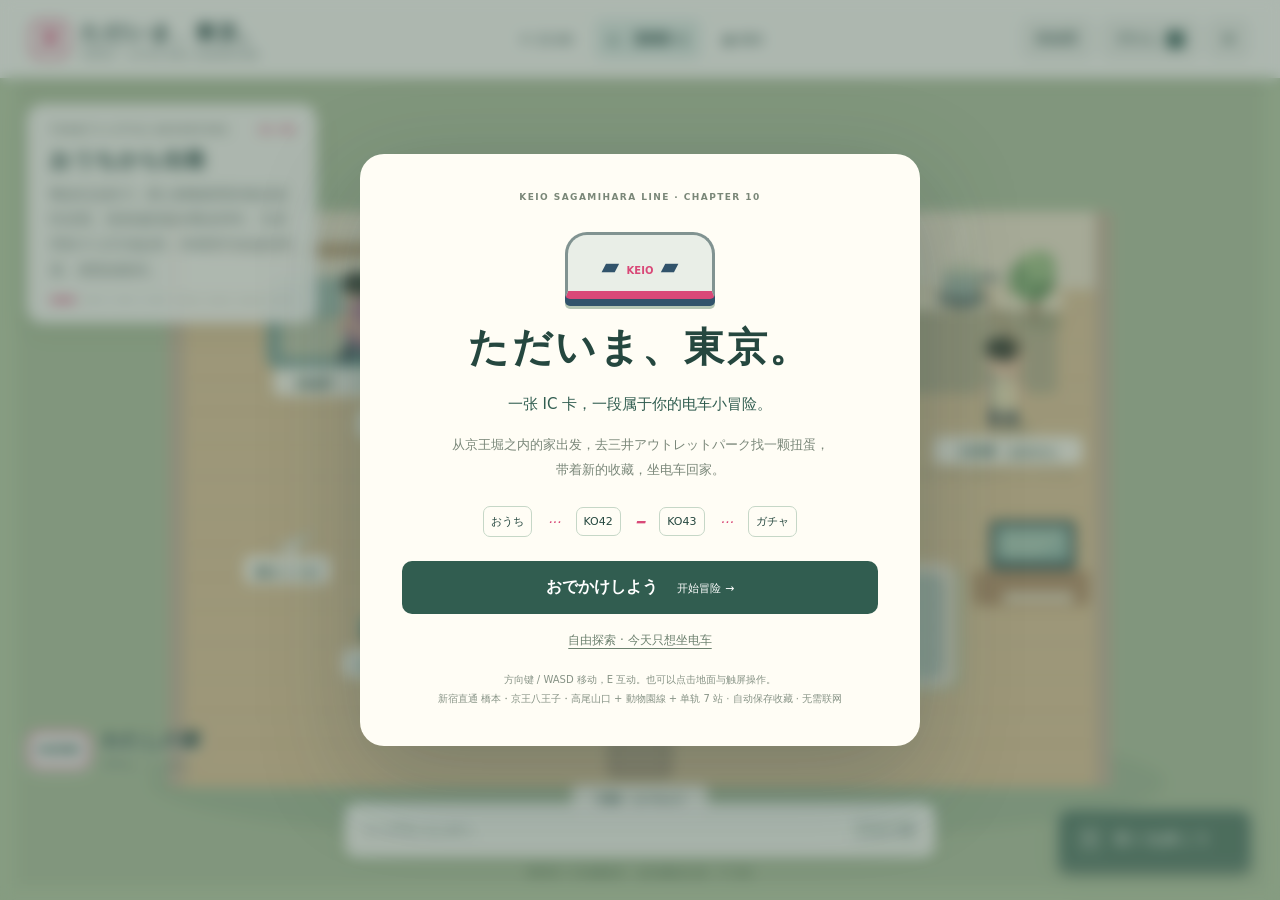
<file: index.html>
<!doctype html>
<html lang="ja"><head><meta charset="utf-8"><meta name="viewport" content="width=device-width, initial-scale=1, viewport-fit=cover"><meta name="theme-color" content="#254e46"><title>ただいま、東京。｜东京电车大冒险</title><link rel="stylesheet" href="style.css"></head>
<body>
<canvas id="world" aria-label="可步行探索的东京电车游戏地图"></canvas>
<header><div class="brand"><span class="brand-icon">京</span><div><b>ただいま、東京。</b><small>TOKYO · LITTLE RAIL ADVENTURE</small></div></div><div class="wallet"><span id="clock">☀ 15:00</span><span class="ic">IC <b id="balance">300</b> 円</span><span id="coins">◉ 800</span></div><nav><button id="mapBtn" title="路线与地点">路線図</button><button id="bookBtn">ずかん <span id="count">0</span></button><button id="settingsBtn" aria-label="设置">⚙</button></nav></header>
<aside id="mission"><div class="eyebrow">TODAY'S LITTLE ADVENTURE <span id="stepNum">01 / 08</span></div><h2 id="missionTitle"></h2><p id="hint"></p><div id="progress"></div></aside>
<div id="location"><span id="stationCode">HOME</span><div><strong id="place"></strong><small id="placeSub"></small></div></div>
<section id="board" hidden><div class="board-head"><span id="platformTitle"></span><small>ゲーム時刻 / 游戏时刻</small></div><div id="departures"></div></section>
<div id="speedControls" hidden aria-label="车内时间快进"><small>電車の時間</small><button data-speed="1" aria-pressed="true">1×</button><button data-speed="2" aria-pressed="false">2×</button><button data-speed="4" aria-pressed="false">4× ▶▶</button></div>
<div id="toast" role="status"></div>
<footer><div id="announcement"><button id="subtitle" title="点击显示读音和中文">いってらっしゃい。</button><button id="repeat" aria-label="重听广播">↻ もう一回</button><div id="translation" hidden></div></div><div class="controls-hint">WASD / 方向键移动 · 点击地面走过去 · E 互动</div></footer>
<div id="joystick" aria-label="触屏移动"><button data-key="ArrowUp">▲</button><div><button data-key="ArrowLeft">◀</button><button data-key="ArrowDown">▼</button><button data-key="ArrowRight">▶</button></div></div>
<button id="action" disabled><span class="key">E</span><span id="actionLabel">近くを歩こう</span></button>
<div id="modal" class="overlay" hidden><section class="sheet"><button id="closeModal" class="close" aria-label="关闭">×</button><div id="modalContent"></div></section></div>
<div id="welcome" class="overlay"><section class="welcome-card"><div class="eyebrow">KEIO SAGAMIHARA LINE · CHAPTER 10</div><div class="welcome-train">▰ <span>KEIO</span> ▰</div><h1>ただいま、東京。</h1><p class="lead">一张 IC 卡，一段属于你的电车小冒险。</p><p>从京王堀之内的家出发，去三井アウトレットパーク找一颗扭蛋，<br>带着新的收藏，坐电车回家。</p><div class="welcome-route"><span>おうち</span><i>···</i><span>KO42</span><i>━</i><span>KO43</span><i>···</i><span>ガチャ</span></div><button id="start" class="primary">おでかけしよう <span>开始冒险 →</span></button><button id="freeStart" class="quiet">自由探索 · 今天只想坐电车</button><small>方向键 / WASD 移动，E 互动。也可以点击地面与触屏操作。<br>新宿直通 橋本・京王八王子・高尾山口 + 動物園線 + 单轨 7 站 · 自动保存收藏 · 无需联网</small></section></div>
<script src="data.js"></script><script src="game.js"></script>
</body></html>
</file>
<file: style.css>
@charset "UTF-8";
:root{--ink:#25473f;--muted:#718077;--cream:#fffdf5;--green:#315d50;--pink:#d94978;--gold:#f0ba57}*{box-sizing:border-box}body{margin:0;background:#b8d3b0;color:var(--ink);font:14px "Hiragino Kaku Gothic ProN","Noto Sans",system-ui,sans-serif;overflow:hidden}button{font:inherit;cursor:pointer;color:inherit;border:0;touch-action:manipulation}button:focus-visible{outline:3px solid #d94978;outline-offset:3px}button:disabled{cursor:default;opacity:.6}[hidden]{display:none!important}canvas{width:100vw;height:100dvh;display:block;touch-action:none}header{position:absolute;top:0;left:0;right:0;height:78px;background:#fffdf5f5;display:flex;align-items:center;justify-content:space-between;padding:0 30px;box-shadow:0 3px 18px #24463a0b;gap:20px}.brand{display:flex;gap:12px;align-items:center}.brand-icon{width:39px;height:39px;border:2px solid #d94978;border-radius:11px;display:grid;place-items:center;color:#d94978;font-weight:800;font-size:22px}.brand b{font-size:21px;letter-spacing:.05em}.brand small{display:block;font-size:8px;letter-spacing:.2em;margin-top:4px}.wallet{display:flex;gap:22px;align-items:center;font-size:13px}.ic{background:#e4eee4;border-radius:8px;padding:9px 13px}.ic b{font-size:18px;margin-left:8px}nav{display:flex;gap:8px}nav button{background:#f0f1e7;border:1px solid #e1e5d9;border-radius:9px;padding:10px 14px}#count{background:#315d50;color:white;padding:2px 5px;border-radius:4px;font-size:11px;margin-left:5px}#mission{position:absolute;left:27px;top:104px;width:290px;background:#fffdf5ed;border-radius:16px;padding:20px 22px;box-shadow:0 8px 25px #294c3610;border:1px solid #ffffffaa}.eyebrow{font-size:9px;font-weight:700;letter-spacing:.16em;color:#7a8778}#stepNum{float:right;letter-spacing:0;color:#d94978}h2{font-size:21px;margin:11px 0 8px;letter-spacing:.025em}#hint{font-size:12px;line-height:1.8;margin:0;color:#728077}#progress{display:flex;gap:5px;margin-top:15px}#progress i{height:4px;flex:1;background:#e1e6d9;border-radius:9px}#progress i.done{background:#dbac55}#progress i.current{background:#d94978}#location{position:absolute;left:28px;bottom:128px;display:flex;gap:12px;align-items:center;filter:drop-shadow(0 2px 4px #ffffff);pointer-events:none}#stationCode{background:#fffdf5;border:2px solid #d94978;border-radius:10px;padding:9px 7px;font-size:13px;font-weight:700}#location strong{font-size:20px}#location small{display:block;font-size:10px;letter-spacing:.1em;margin-top:4px}#board{position:absolute;right:27px;top:104px;width:315px;background:#1c3633f2;color:#f3f0db;padding:17px 18px;border-radius:12px;border-top:4px solid #d94978;box-shadow:0 8px 20px #1a403326}.board-head{display:flex;justify-content:space-between;font-size:12px;margin-bottom:13px}.board-head small{font-size:8px;color:#9fb4a5}.departure{display:grid;grid-template-columns:83px 1fr 60px;gap:8px;border-top:1px solid #ffffff16;padding:10px 0;font-size:12px;align-items:center}.departure:last-child{padding-bottom:0}.service{border-radius:4px;color:white;font-weight:600;padding:4px 6px;text-align:center;font-size:10px}.departure b{font-family:monospace;color:#f4cd77;font-size:12px;text-align:right}.departure em{font-size:9px;display:block;color:#b9cabc;font-style:normal;margin-top:3px}#toast{position:absolute;top:90px;left:50%;transform:translate(-50%,-15px);background:#fffdf5;color:#315d50;padding:14px 25px;border-radius:12px;box-shadow:0 8px 30px #24433328;opacity:0;transition:.3s;max-width:470px;z-index:8;pointer-events:none;line-height:1.7;text-align:center}#toast.show{opacity:1;transform:translate(-50%,0)}footer{position:absolute;bottom:20px;left:50%;transform:translateX(-50%);width:min(590px,55vw)}#announcement{background:#fffdf5ed;border:1px solid #fff;border-radius:12px;padding:11px 14px;display:flex;align-items:center;gap:9px;flex-wrap:wrap;box-shadow:0 4px 20px #315d5010}#subtitle{flex:1;background:none;text-align:left;font-size:13px;line-height:1.65}#repeat{background:#edf0e4;border-radius:6px;padding:8px;font-size:10px;white-space:nowrap}#translation{font-size:12px;line-height:1.8;padding:5px 8px;width:100%;border-top:1px solid #d7dfd1;color:#64756a}.controls-hint{text-align:center;font-size:10px;margin-top:9px;letter-spacing:.06em;color:#486647}#action{position:absolute;right:28px;bottom:31px;min-width:195px;max-width:280px;background:#315d50;color:white;border:2px solid #fff8;border-radius:13px;box-shadow:0 5px 0 #23483e,0 8px 25px #24443828;padding:15px 19px;display:flex;align-items:center;gap:12px;font-weight:600;font-size:14px}#action:active{transform:translateY(3px);box-shadow:0 2px 0 #23483e}.key{display:grid;place-items:center;width:24px;height:26px;border-radius:5px;background:#ffffff25;border:1px solid #fff6;font-size:12px}#joystick{display:none;position:absolute;left:18px;bottom:23px;text-align:center;touch-action:none}#joystick button{width:44px;height:42px;margin:2px;border-radius:10px;background:#fffdf5de;box-shadow:0 3px 0 #71927f60;font-size:16px}.overlay{position:fixed;inset:0;display:grid;place-items:center;z-index:20;background:#203e395b;backdrop-filter:blur(7px);padding:20px}.sheet,.welcome-card{position:relative;background:var(--cream);border-radius:24px;box-shadow:0 30px 100px #102d3940;width:min(660px,100%);padding:36px;max-height:90dvh;overflow:auto}.welcome-card{text-align:center;width:560px;padding:38px 42px}.welcome-card h1{font-size:40px;letter-spacing:.06em;margin:21px 0 13px}.welcome-card p{font-size:13px;line-height:1.9;color:#7a8779}.welcome-card .lead{color:#315d50;font-size:15px}.welcome-card small{display:block;color:#879386;line-height:1.9;font-size:10px;margin-top:20px}.welcome-train{border:3px solid #819391;border-bottom:8px solid #d94978;background:#e9eee7;border-radius:22px 22px 5px 5px;width:150px;margin:30px auto 0;padding:18px 10px 12px;color:#31536b;font-size:23px;box-shadow:0 7px 0 #31536b,0 10px 0 #b5c6b4}.welcome-train span{font-size:10px;color:#d94978;font-weight:800}.welcome-route{display:flex;justify-content:center;align-items:center;gap:15px;margin:24px 0}.welcome-route span{font-size:11px;border:1px solid #c6d7c7;border-radius:7px;padding:7px}.welcome-route i{color:#d94978}.primary{display:block;background:#315d50;color:white;padding:16px 24px;border-radius:10px;width:100%;font-size:16px;font-weight:600}.primary span{font-size:11px;font-weight:400;margin-left:14px}.quiet{background:none;color:#6d816f;text-decoration:underline;text-underline-offset:4px;font-size:12px;margin-top:17px}.close{position:absolute;right:15px;top:13px;font-size:25px;background:#eef0e7;border-radius:50%;width:32px;height:32px}.sheet h2{font-size:27px;margin:9px 0 20px}.sheet p{line-height:1.85;color:#6d7e70}.sheet .row{display:flex;gap:10px;flex-wrap:wrap;margin:18px 0}.sheet .row button{background:#e8ede0;padding:12px 18px;border-radius:8px}.sheet .row .primary{background:#315d50;width:auto}.grid{display:grid;grid-template-columns:repeat(3,1fr);gap:12px}.collect{border:1px solid #dce3d4;border-radius:12px;padding:16px 10px;text-align:center;background:#f6f5e9}.collect.locked{opacity:.38}.collect .icon{font-size:32px;margin-bottom:9px}.collect b{font-size:12px}.collect small{display:block;color:#899480;font-size:10px;margin-top:7px}.route-line{display:flex;align-items:center;justify-content:space-around;position:relative;margin:36px 0}.route-line:before{content:"";height:7px;background:#d94978;position:absolute;left:10%;right:10%;top:17px}.route-stop{position:relative;text-align:center;background:var(--cream);padding:0 6px}.route-stop b{display:block;border:2px solid #d94978;border-radius:9px;padding:8px;margin:0 auto 10px;width:56px;background:white;font-size:11px}.route-stop span{font-size:11px}.legend{background:#f0f0e3;padding:15px;border-radius:10px;font-size:12px;line-height:2}.capsule{width:100px;height:100px;border-radius:50%;background:linear-gradient(#efb569 50%,#fff6dc 50%);box-shadow:inset -10px -9px 0 #0001,0 12px 25px #315d5020;margin:25px auto;animation:bounce .5s ease infinite alternate;display:grid;place-items:center;font-size:40px}.reward{text-align:center}.reward .eyebrow{color:#d94978}.reward h2{color:#315d50}.source-list a{color:#486650}body.child #hint{font-size:14px}body.child #action{font-size:16px}@keyframes bounce{to{transform:translateY(-8px) rotate(8deg)}}
@media(max-width:1000px){header{padding:0 18px;gap:12px}.wallet{gap:10px}.brand small{display:none}.brand b{font-size:17px}nav button{padding:9px}#mission{width:245px;padding:16px;left:18px}#board{right:18px;width:290px}footer{width:48vw}#action{min-width:170px;right:18px}#location{left:18px}}
@media(max-width:700px){header{height:65px;padding:0 10px;flex-wrap:wrap;align-content:center;gap:5px}.brand{gap:7px}.brand-icon{width:28px;height:28px;font-size:15px;border-radius:7px}.brand b{font-size:13px}.wallet{margin-left:auto;gap:8px;font-size:10px}.ic{padding:5px}.ic b{font-size:13px;margin:0}#clock{display:none}nav{position:absolute;right:10px;top:76px;gap:4px}nav button{padding:8px 9px;font-size:11px;background:#fffdf5ee}#mission{left:10px;top:77px;width:calc(100% - 152px);padding:12px;border-radius:12px}#mission h2{font-size:16px;margin:7px 0}#mission .eyebrow{font-size:7px;letter-spacing:.03em}#hint,body.child #hint{font-size:11px;line-height:1.5}#progress{margin-top:9px}#board{top:220px;right:10px;width:235px;padding:10px;pointer-events:none}.board-head{font-size:10px;margin-bottom:5px}.board-head small{font-size:7px}.departure{font-size:10px;padding:6px 0;grid-template-columns:70px 1fr 49px;gap:5px}.departure b{font-size:10px}.service{font-size:9px}.departure em{font-size:8px}#location{left:13px;bottom:195px}#location strong{font-size:15px}#location small{font-size:8px}#stationCode{font-size:10px;padding:7px}footer{bottom:123px;width:calc(100% - 24px)}#announcement{padding:8px 10px}#subtitle{font-size:11px}#repeat{font-size:9px;padding:7px}.controls-hint{display:none}#joystick{display:block}#action{right:14px;bottom:35px;min-width:150px;max-width:calc(100% - 180px);padding:14px 12px;font-size:12px!important;gap:7px}.key{display:none}#toast{top:165px;max-width:90%;width:90%;font-size:12px;padding:10px 15px}.sheet,.welcome-card{padding:28px 22px;border-radius:19px}.welcome-card h1{font-size:30px}.welcome-card .eyebrow{font-size:8px}.welcome-card p{font-size:12px}.welcome-train{margin-top:20px}.welcome-route{gap:8px}.primary{font-size:14px}.primary span{font-size:10px}.grid{grid-template-columns:repeat(2,1fr)}.route-stop span{font-size:9px}.sheet h2{font-size:23px}.overlay{padding:13px}}
@media(max-height:600px) and (min-width:701px){header{height:60px}#mission,#board{top:75px}#mission{width:235px}#location{bottom:100px}footer{bottom:10px}.welcome-card{padding:20px}.welcome-train{display:none}.welcome-card h1{margin-top:15px}.welcome-card small{margin-top:12px}}
@media(max-width:700px){nav{display:grid;grid-template-columns:1fr;width:88px;z-index:3}nav button{min-height:32px;padding:7px 8px}#mission{width:calc(100% - 120px);pointer-events:none}#board{top:230px}#toast{z-index:8}}
@media(max-width:700px){#board{top:194px;left:10px;right:10px;width:auto}#departures .departure:nth-child(n+3){display:none}}
.network{display:grid;grid-template-columns:1fr 1fr;gap:7px;margin:20px 0}.network-stop{display:flex;align-items:center;gap:10px;border-left:4px solid #d94978;background:#f1f0e4;padding:10px;border-radius:0 9px 9px 0}.network-stop.here{background:#dcebd7;outline:2px solid #72967b}.network-stop>b{font-size:10px;border:1px solid #ce8fa6;padding:5px;border-radius:6px}.network-stop span{font-size:12px;flex:1}.network-stop small{display:block;font-size:9px;color:#8b9580;margin-top:4px}.network-stop i{font-size:9px;color:#af5570;font-style:normal}.journal-item{border-bottom:1px solid #dde2d4;padding:10px 0}.journal-item p{font-size:12px;margin:5px 0}.piano{display:flex;gap:8px;justify-content:center;margin:25px 0}.piano button{background:#fff;border:1px solid #d3d7c6;border-bottom:7px solid #c6cfbb;width:90px;height:140px;border-radius:0 0 12px 12px;font-size:23px}.piano button:active{background:#f2dfb5;transform:translateY(3px)}.piano small{font-size:12px;color:#97a28c}
@media(max-width:700px){.network{grid-template-columns:1fr}.network-stop span{font-size:13px}.network-stop small{font-size:10px}}

/* Keep the new world clock visible on small screens without widening the wallet. */
@media(max-width:700px){#clock{display:block;position:absolute;left:47px;top:46px;font-size:9px;color:#708272;line-height:12px}.brand{transform:translateY(-5px)}}

#speedControls{position:fixed;right:22px;top:154px;z-index:6;background:#fffae9ed;border:1px solid #d6dec2;border-radius:15px;padding:8px;display:flex;align-items:center;gap:5px;box-shadow:0 4px 20px #274d4720}#speedControls[hidden]{display:none}#speedControls small{padding:0 6px;font-size:12px;color:#537464}#speedControls button{padding:8px 12px;border-radius:9px}#speedControls button[aria-pressed=true]{background:#376e5f;color:#fff8dd}.food-menu{margin:16px 0}.food-menu button{display:flex;flex-direction:column;align-items:center;gap:7px;padding:16px 10px;background:#f3ead4;border:1px solid #d7dcc3;border-radius:12px}.food-menu button span{font-size:34px}.food-menu small{font-size:12px}@media(max-width:699px){#speedControls{top:auto;bottom:250px;right:12px;padding:6px}#speedControls button{min-height:42px;padding:8px 11px}#speedControls small{font-size:11px}.food-menu{grid-template-columns:repeat(2,minmax(0,1fr))}}
</file>
